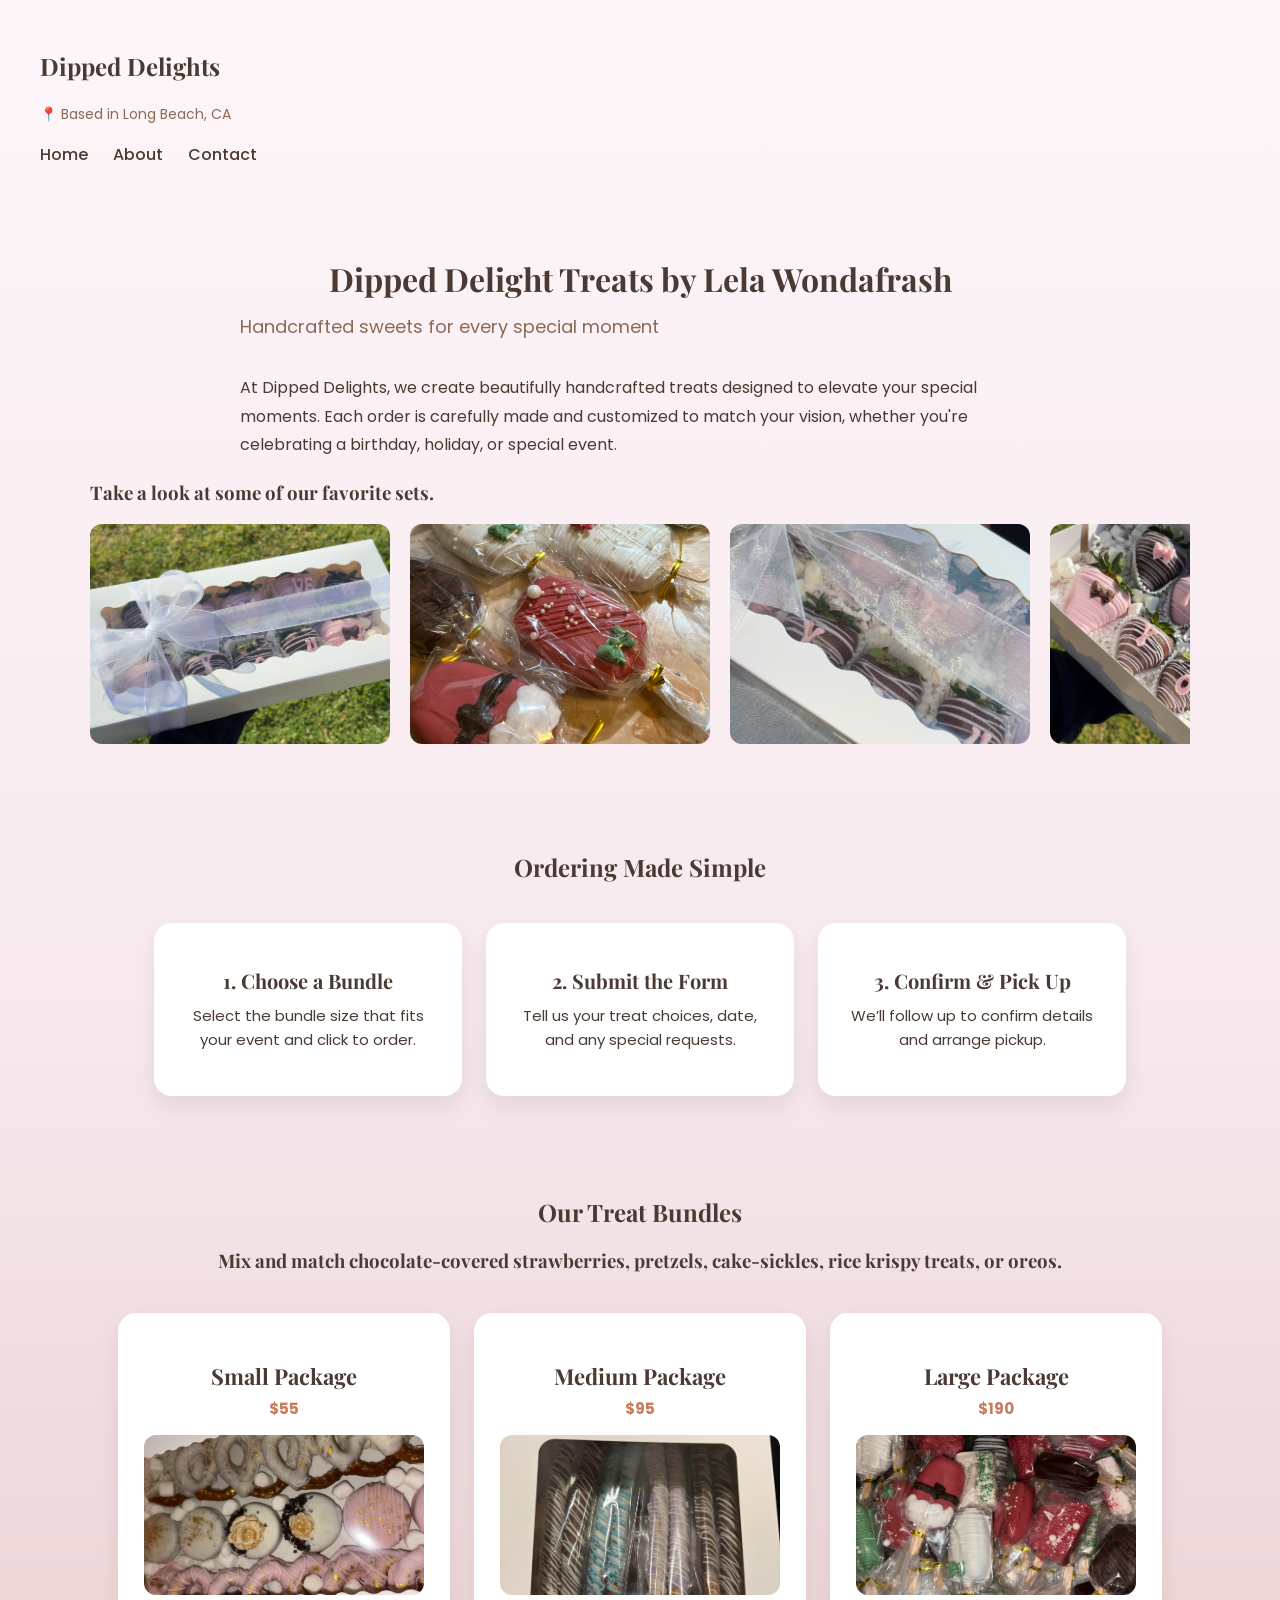
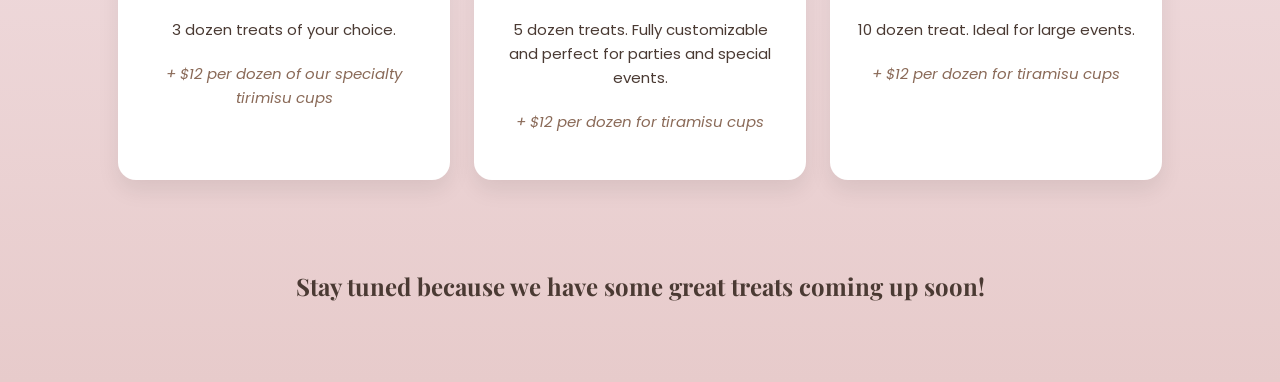
<file: index.html>
<!DOCTYPE html>
<html lang = "en">
<head>
    <meta charset="UTF-8"> 
    <title>Home | Dipped Delights</title>
    <link rel="stylesheet" href="css/style_nuetral_about.css">
    <link href="https://fonts.googleapis.com/css2?family=Playfair+Display:wght@500;700&family=Poppins:wght@300;400;500&display=swap" rel="stylesheet">
</head>

<body> 
    <header>
        <h2>Dipped Delights</h2>
        <p class="location">📍 Based in Long Beach, CA</p>
    
        <nav>
            <ul>
                <li><a href="index.html" target="_blank">Home</a></li>
                <li><a href="about.html" target="_blank">About</a></li>
                <li><a href="contact.html" target="_blank">Contact</a></li>
            </ul>
        </nav>
    </header>


<main>
    <h1>Dipped Delight Treats by Lela Wondafrash</h1>
    <p class="tagline">Handcrafted sweets for every special moment</p>

    <p>At Dipped Delights, we create beautifully handcrafted treats designed to elevate your special moments. Each order is carefully made and customized to match your vision, whether you're celebrating a birthday, holiday, or special event.
        </p>

    <h3>Take a look at some of our favorite sets. </h3>

    <!-- carousel -->

    <div class="carousel-container">
        <div class="carousel-track">
            <div class="photo-frame">
                <img src="images/Valentine_closed.JPG" alt="Holiday cakesicle set">
            </div>

            <div class="photo-frame">
                <img src="images/Side_holiday_set.PNG" alt="Holiday cakesicle set">
            </div>

            <div class="photo-frame">
                <img src="images/Valentine_delivery.JPG" alt="Holiday cakesicle set">
            </div>

            <div class="photo-frame">
                <img src="images/Valentine_ily_bow.JPG" alt="Holiday cakesickle set">
            </div>

            <div class="photo-frame">
                <img src="images/pink_white_gold_open_box_verticle.jpeg" alt="Holiday cakesickle set">
            </div>

            <div class="photo-frame">
                <img src="images/Valentine_w_splatter.JPG" alt="Holiday cakesicle set">
            </div>

            <div class="photo-frame">
                <img src="images/holiday_scattered.PNG" alt="Holiday cakesickle set">
            </div>

            <div class="photo-frame">
                <img src="images/Valentine_open_bow.JPG" alt="Holiday cakesicle set">
            </div>

            <div class="photo-frame">
                <img src="images/white_drizzle_green_bow.PNG" alt="Holiday cakesickle set">
            </div>

            <div class="photo-frame">
                    <img src="images/Valentine_closed.JPG" alt="Holiday cakesicle set">
            </div>

            <div class="photo-frame">
                <img src="images/Side_holiday_set.PNG" alt="Holiday cakesicle set">
            </div>

            <div class="photo-frame">
                <img src="images/Valentine_delivery.JPG" alt="Holiday cakesicle set">
             </div>

            <div class="photo-frame">
                <img src="images/Valentine_ily_bow.JPG" alt="Holiday cakesickle set">
            </div>

            <div class="photo-frame">
                <img src="images/pink_white_gold_open_box_verticle.jpeg" alt="Holiday cakesickle set">
            </div>

            <div class="photo-frame">
                <img src="images/Valentine_w_splatter.JPG" alt="Holiday cakesicle set">
            </div>

            <div class="photo-frame">
                <img src="images/holiday_scattered.PNG" alt="Holiday cakesickle set">
            </div>

            <div class="photo-frame">
                 <img src="images/Valentine_open_bow.JPG" alt="Holiday cakesicle set">
            </div>

            <div class="photo-frame">
                <img src="images/white_drizzle_green_bow.PNG" alt="Holiday cakesickle set">
            </div>
        </div>          
    </div>

        
        <section id="how-it-works">
            <h2>Ordering Made Simple</h2>

            <div class="steps-row">
                <div class="step-card">
                <h3>1. Choose a Bundle</h3>
                <p>Select the bundle size that fits your event and click to order.</p>
                </div>

                <div class="step-card">
                <h3>2. Submit the Form</h3>
                <p>Tell us your treat choices, date, and any special requests.</p>
                </div>

                <div class="step-card">
                <h3>3. Confirm & Pick Up</h3>
                <p>We’ll follow up to confirm details and arrange pickup.</p>
                </div>
            </div>
        </section>

        <section id="bundles">                              <!-- treat bundle cards-->
            <h2>Our Treat Bundles</h2>
            <h3>Mix and match chocolate-covered strawberries, pretzels, cake-sickles, rice krispy treats, or oreos.</h3>
  
            <div class="bundle-row">  

                <a href="https://forms.gle/wYVBNMUNKczJJLXW8" target="blank" class="bundle-link" alt="small bundle link">                      <!-- small package-->
                    <div class="bundle-card">
                        <h3>Small Package</h3>
                        <p class="price">$55</p>
                        <img src="images/pink_white_gold_closed_box_verticle.JPG" alt="Small package">
                        <p>
                            3 dozen treats of your choice. 
                        </p>
                        <p class="add-on">
                            + $12 per dozen of our specialty tirimisu cups
                        </p>
                    </div>
                </a>

                <a href="https://forms.gle/r8F3CfYCstPV95K56" target="blank" class="bundle-link" alt="medium bundle link">
                    <div class="bundle-card">                     <!-- medium package-->
                        <h3>Medium Package</h3>
                        <p class="price">$95</p>
                        <img src="images/set_1.PNG" alt="Medium package">
                        <p>
                            5 dozen treats. Fully customizable and perfect for parties
                            and special events.
                        </p>
                        <p class="add-on">+ $12 per dozen for tiramisu cups</p>
                    </div>
                </a>

                <a href="https://forms.gle/8Y8UUitWN42sWSRS6" target="_blank" class="bundle-link" alt="Large bundle link">
                    <div class="bundle-card">                 <!-- large package-->
                        <h3>Large Package</h3>
                        <p class="price">$190</p>
                        <img src="images/holiday_scattered.PNG" alt="Medium package">
                        <p>
                            10 dozen treat. Ideal for large events.
                        </p>
                        <p class="add-on">+ $12 per dozen for tiramisu cups</p>
                    </div>
                </a>
            </div>
        </section>

        <section id="Coming_soon">
            <div>
                <h2>Stay tuned because we have some great treats coming up soon!</h2>
            </div>


        </section>


    </main>

    <script>
    document.addEventListener("DOMContentLoaded", () => {
        const container = document.querySelector(".carousel-container");

        console.log(container); // 👈 check if this logs something

        let speed = 0.5;

        function infiniteScroll() {
            container.scrollLeft += speed;

            if (container.scrollLeft >= container.scrollWidth / 2) {
                container.scrollLeft = 0;
        }

            requestAnimationFrame(infiniteScroll);
    }

        infiniteScroll();
});
    </script>
</body>
</html>
</file>
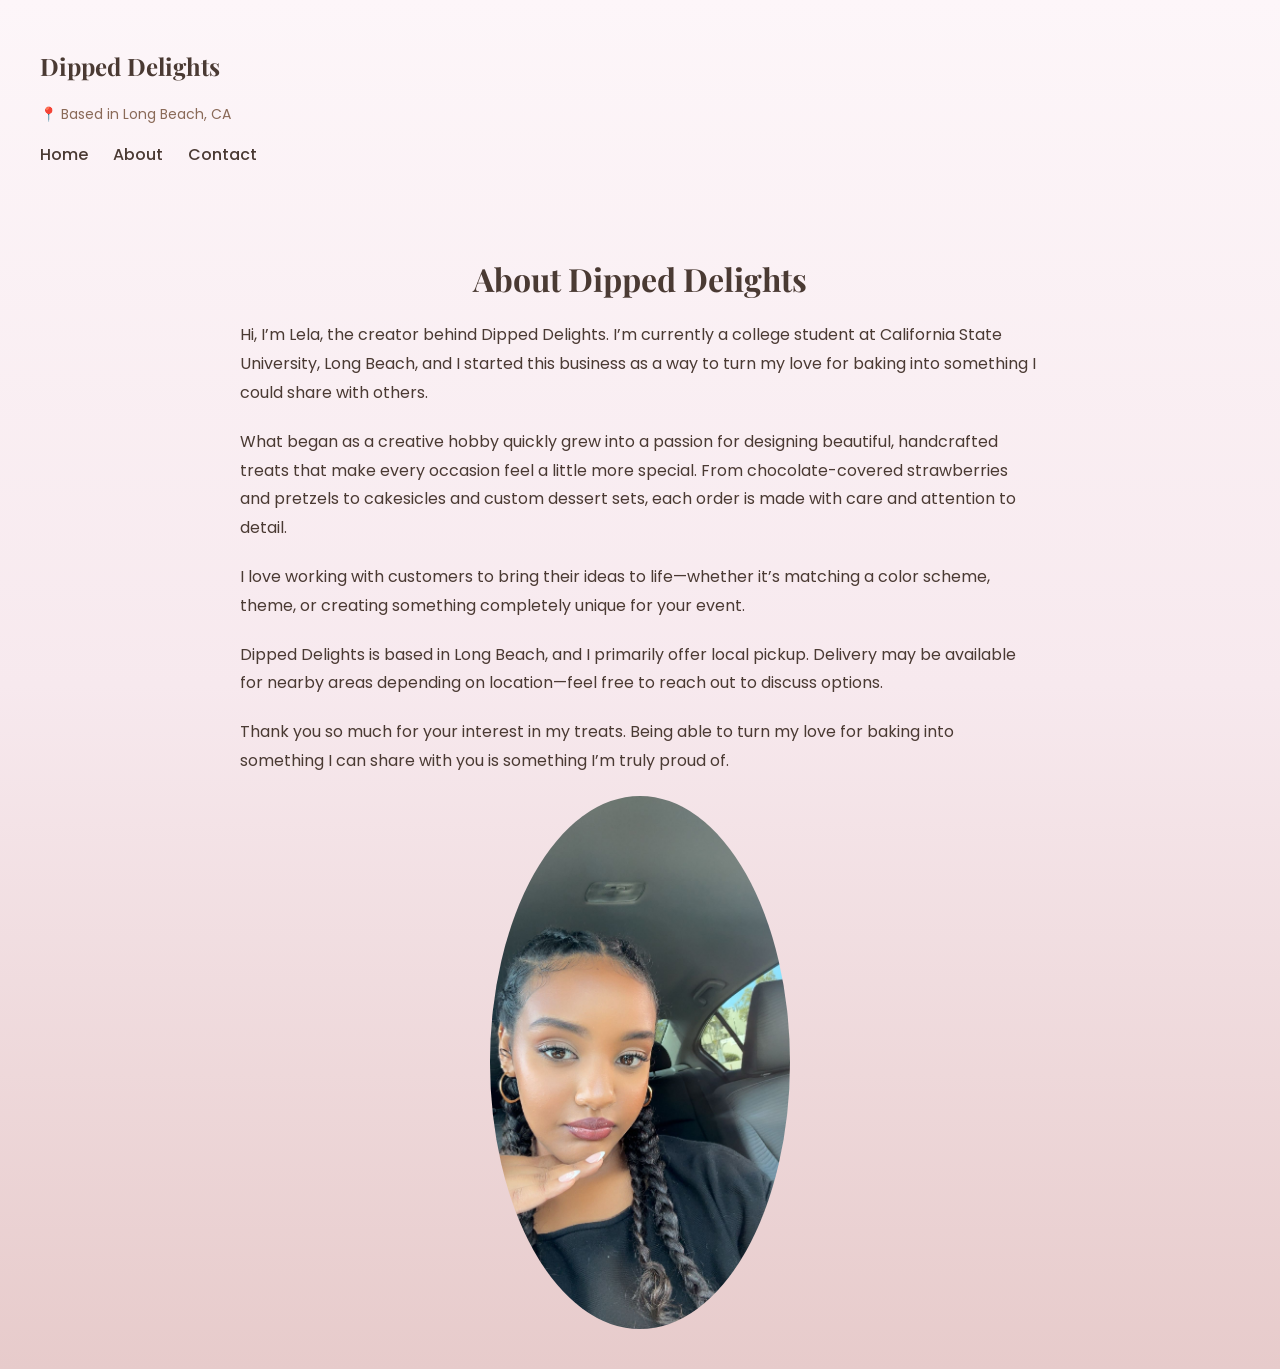
<file: about.html>
<!DOCTYPE html>
<html lang = "en">
<head>
    <meta charset="UTF-8"> 
    <title>About | Dipped Delights</title>
    <link rel="stylesheet" href="css/style_nuetral_about.css">
    <link href="https://fonts.googleapis.com/css2?family=Playfair+Display:wght@500;700&family=Poppins:wght@300;400;500&display=swap" rel="stylesheet">
</head>

<body>  <!-- Header / Top section of the page -->
     <header>
        <h2>Dipped Delights</h2>
        <p class="location">📍 Based in Long Beach, CA</p>
    
        <nav>
            <ul>
                <li><a href="index.html" target="_blank">Home</a></li>
                <li><a href="about.html" target="_blank">About</a></li>
                <li><a href="contact.html" target="_blank">Contact</a></li>
            </ul>
        </nav>
    </header>


    <main>
        <h1>About Dipped Delights</h1>

        <p>
            Hi, I’m Lela, the creator behind Dipped Delights. I’m currently a college
            student at California State University, Long Beach, and I started this
            business as a way to turn my love for baking into something I could share
            with others.
            </p>

        <p>
            What began as a creative hobby quickly grew into a passion for designing
            beautiful, handcrafted treats that make every occasion feel a little more
            special. From chocolate-covered strawberries and pretzels to cakesicles and
            custom dessert sets, each order is made with care and attention to detail.
        </p>

        <p>
            I love working with customers to bring their ideas to life—whether it’s
            matching a color scheme, theme, or creating something completely unique for
            your event.
        </p>

        <p>
            Dipped Delights is based in Long Beach, and I primarily offer local pickup.
            Delivery may be available for nearby areas depending on location—feel free to
            reach out to discuss options.
        </p>

        <p>
            Thank you so much for your interest in my treats. Being able to turn my love
            for baking into something I can share with you is something I’m truly proud
            of.
        </p>
        <img src="images/my_photo1.JPG" alt="Lela - Dipped Delights owner" class="about-img">


    </main>

</body>
</html>
</file>
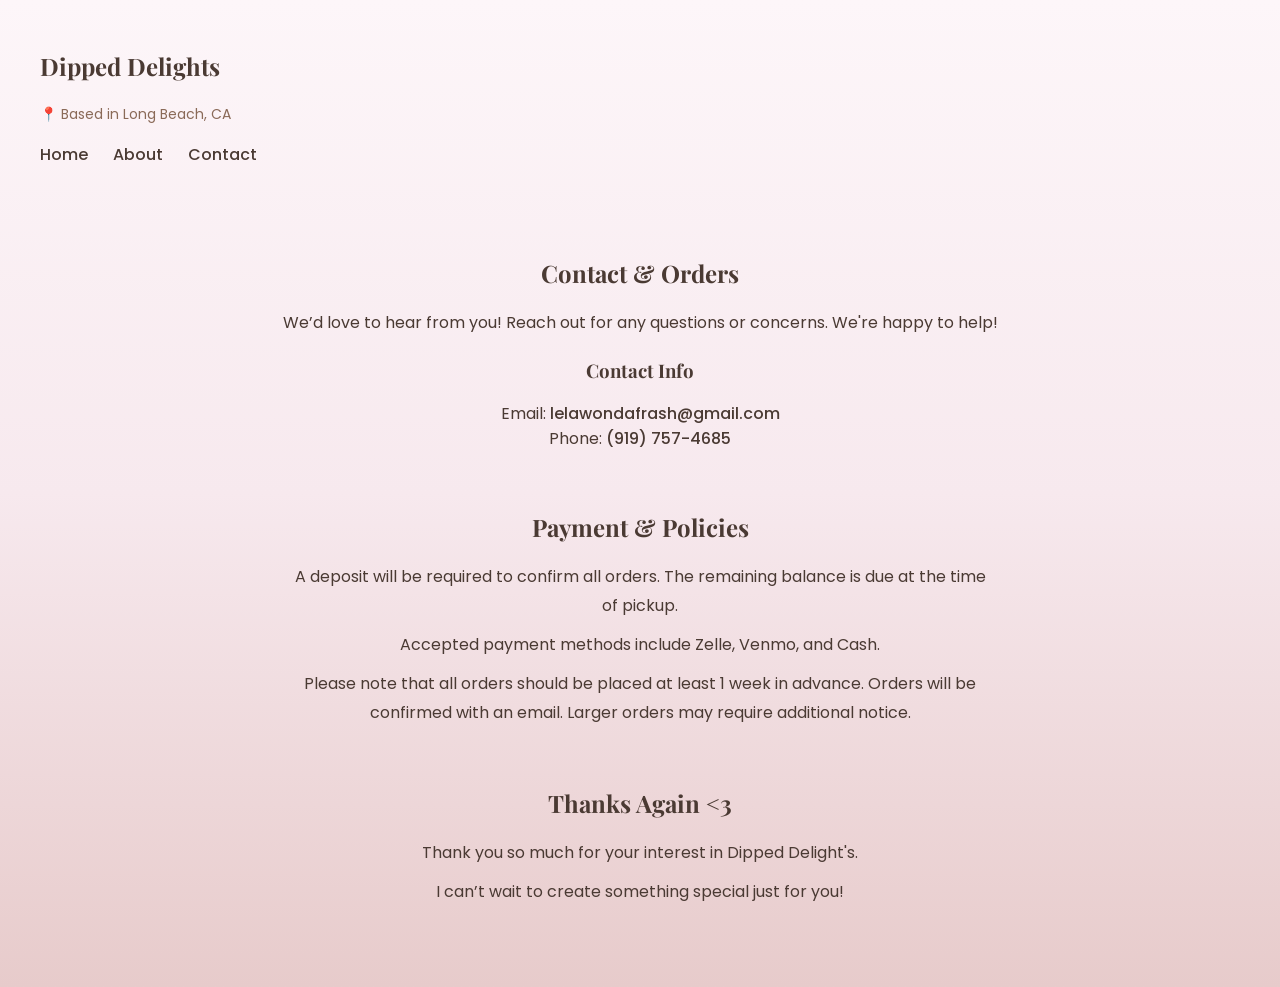
<file: contact.html>
<!DOCTYPE html>
<html lang="en">
<head>
    <meta charset = "UTF-8">
    <title>Contact Us | Dipped Delights </title>
    <link rel="stylesheet" href="css/style_nuetral_about.css">
        <link href="https://fonts.googleapis.com/css2?family=Playfair+Display:wght@500;700&family=Poppins:wght@300;400;500&display=swap" rel="stylesheet">
</head>

<body>
    <header>
        <h2>Dipped Delights</h2>
        <p class="location">📍 Based in Long Beach, CA</p>
    
        <nav>
            <ul>
                <li><a href="index.html" target="_blank">Home</a></li>
                <li><a href="about.html" target="_blank">About</a></li>
                <li><a href="contact.html" target="_blank">Contact</a></li>
            </ul>
        </nav>
    </header>

    <main>

        <section id="contact-and-orders">
        <h1>Contact & Orders</h1>
        <p>We’d love to hear from you! Reach out for any questions or concerns. We're happy to help!</p>

        <nav2>
            <h3>Contact Info</h3>
                <ul>
                    <li>Email: <a href="mailto:lelawondafrash@gmail.com">lelawondafrash@gmail.com</a></li>
                    <li>Phone: <a href = "tel:19197574685">(919) 757-4685</a></li>
                </ul>
        </nav2>
        </section>

        <section id="policies">
            <h2>Payment & Policies</h2>

            <p>A deposit will be required to confirm all orders. The remaining balance is due at the time of pickup.</p>

            <p>Accepted payment methods include Zelle, Venmo, and Cash.</p>

            <p>Please note that all orders should be placed at least 1 week in advance. Orders will be confirmed with an email. Larger orders may require additional notice.</p>
        </section>

        <section id="closing">
            <h2>Thanks Again <3 </h2>
            <p>Thank you so much for your interest in Dipped Delight's.</p>
            <p>I can’t wait to create something special just for you!</p>
        </section>

        </main>
    </body>


</html>
</file>
<file: css/style_nuetral_about.css>
body {
  background: linear-gradient(180deg, #fdf6f9, #f7e9ee, #e7cbcb); /*#f7e9ee*/
  font-family: 'Poppins', sans-serif;
  color: #4a3a33;
  margin: 0;
}

main {
  max-width: 1100px;
  margin: auto;
  padding: 20px;
}

section {
  margin-bottom: 80px;
}

h1, h2, h3 {
  font-family: 'Playfair Display', serif;
}

h1 {
  margin-top: 40px;
}

p {
  line-height: 1.8;
  font-size: 16px;
  max-width: 800px;
  margin: 0 auto 20px;
}

h1 {
  margin-top: 40px;
  text-align: center;
}

.tagline {
  text-align: left;
  font-size: 18px;
  margin-top: -10px;
  margin-bottom: 30px;
  color: #8a6a58;
}
/*------------------------------------------*/

header {
  text-align: left;
  padding: 30px 40px;
}

.location {
  font-size: 14px;
  color: #8a6a58;
  margin: 5px 0 15px;
}

nav ul {
  list-style: none;
  display: flex;
  gap: 25px;
  padding: 0;
  margin: 0;
}

nav a {
  text-decoration: none;
  color: #4a3a33;
  font-weight: 500;
}

nav a:hover {
  color: #C97C5D;
}

/*----------------------------------------*/

/*image of me :)*/
.about-img {
  width: 300px;
  border-radius: 50%;
  display: block;
  margin: 20px auto;
  object-fit: cover;
}

/* -------- CAROUSEL ------- */

.carousel-container {
  overflow: hidden;
  width: 100%;
}

.carousel-track {
  display: flex;
  gap: 20px;
  flex-wrap: nowrap;
}

.photo-frame img {
  width: 300px;
  height: 220px;
  object-fit: cover;
  border-radius: 12px;
}
/*------------------ Bundle Cards--------*/

#bundles {
  text-align: center;
  margin: 90px 0;
}

.bundle-row {
  display: flex;
  justify-content: center;
  gap: 24px;
  flex-wrap: wrap;
  margin-top: 40px;
}

.bundle-card {
  background-color: #ffffff;
  width: 280px;
  padding: 26px;
  border-radius: 18px;
  box-shadow: 0 10px 22px rgba(0,0,0,0.08);
  transition: transform 0.2s ease, box-shadow 0.2s ease;
}

.bundle-card:hover {
  transform: translateY(-6px);
  box-shadow: 0 18px 32px rgba(0,0,0,0.12);
}

.bundle-card h3 {
  font-size: 22px;
  margin-bottom: 6px;
}

.price {
  font-size: 26px;
  font-weight: 700;
  color: #C97C5D;
  margin-bottom: 14px;
}

.bundle-card p {
  font-size: 15px;
  line-height: 1.6;
}

.add-on {
  margin-top: 12px;
  font-size: 14px;
  font-style: italic;
  color: #8a6a58;
}

.bundle-card img {
  width: 100%;
  height:160px;
  object-fit: cover;
  border-radius: 12px; 
  margin-bottom: 16px;

}

.bundle-link {
  text-decoration: none;
  color: inherit;
  display: flex;          
  justify-content: center;
  flex: 0 1 auto;         
  cursor: pointer;
}

#how-it-works {
  text-align: center;
  margin: 100px 0;
}

.steps-row {
  display: flex;
  justify-content: center;
  gap: 24px;
  flex-wrap: wrap;
  margin-top: 40px;
}

.step-card {
  background-color: #ffffff;
  width: 260px;
  padding: 24px;
  border-radius: 18px;
  box-shadow: 0 10px 22px rgba(0,0,0,0.08);
}

.step-card h3 {
  font-size: 20px;
  margin-bottom: 10px;
}

.step-card p {
  font-size: 15px;
  line-height: 1.6;
}

#coming_soon {
  text-align: center;}

section {
  margin-bottom: 60px;
  text-align: center;
}

nav2 ul {
  list-style: none;
  gap: 25px;
  padding: 0;
  margin: 0;
}

nav2 a {
  text-decoration: none;
  color: #4a3a33;
  font-weight: 500;

}

nav2 a:hover {
  color: #C97C5D;
}


#policies p, 
#events p, 
#closing p {
  max-width: 700px;
  margin: 10px auto;
}
</file>
